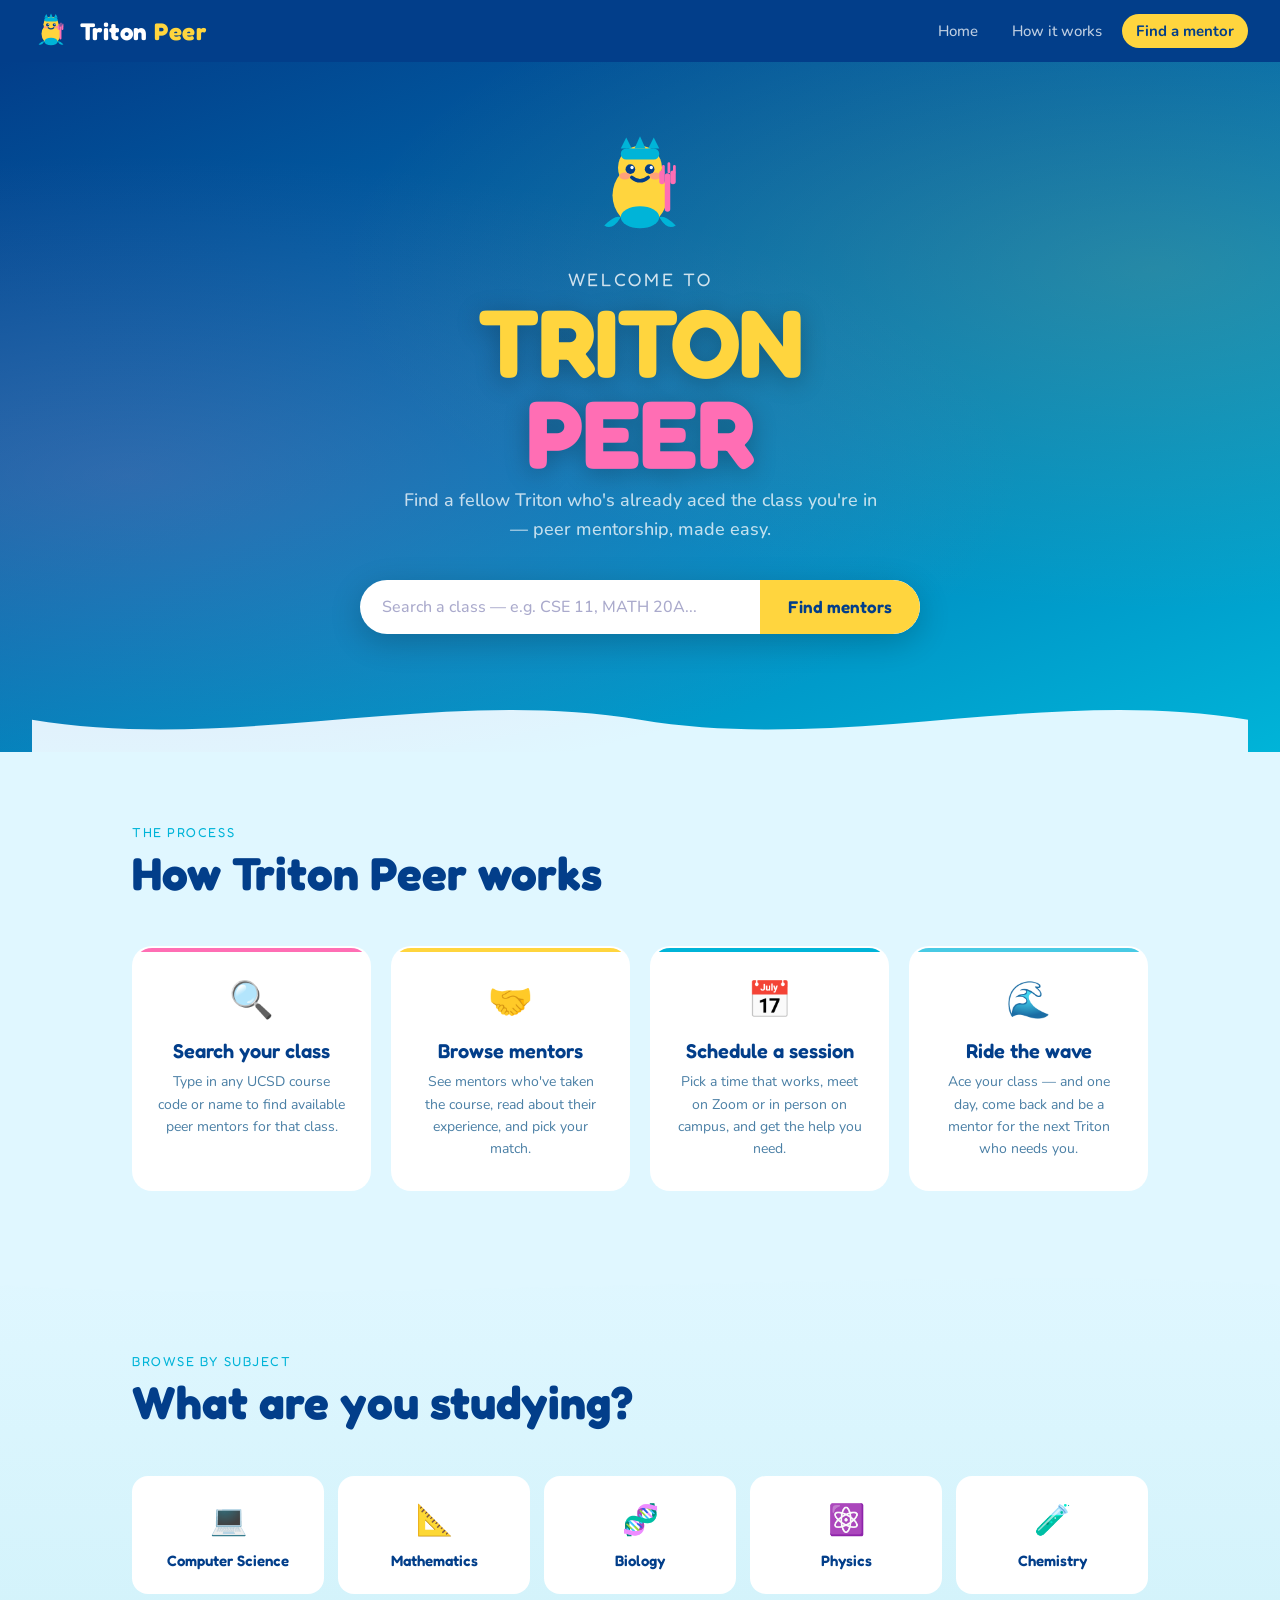
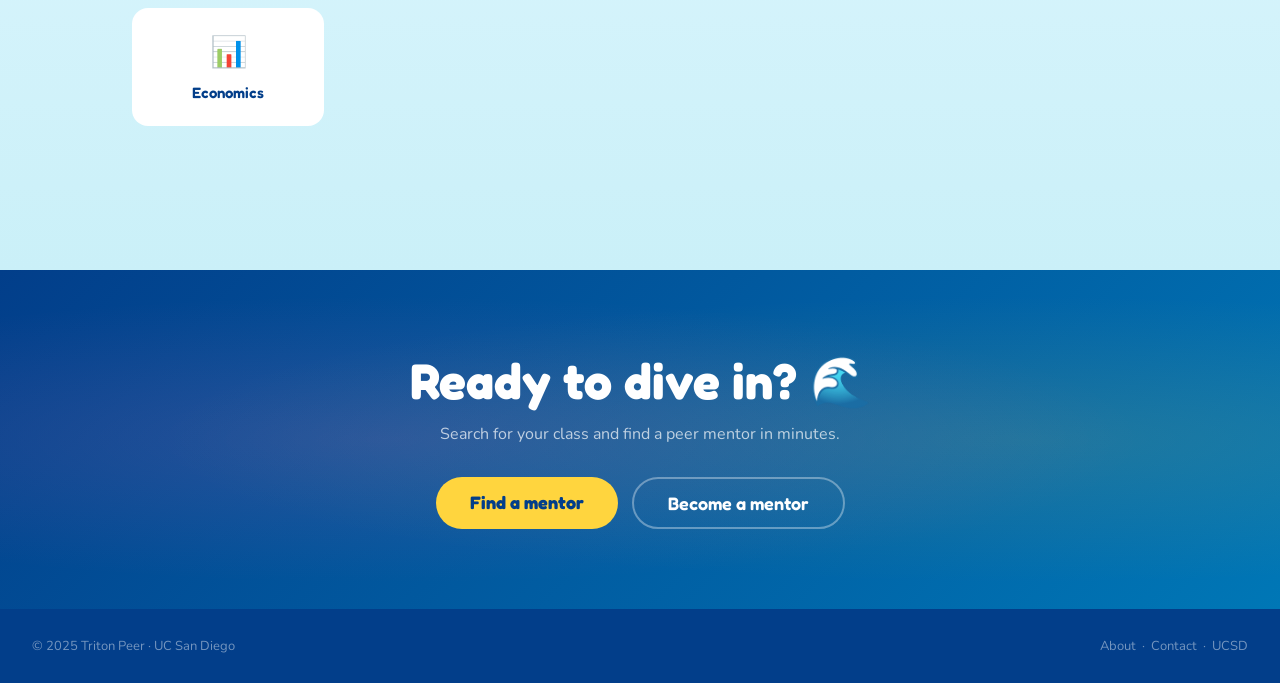
<file: index.html>
<!DOCTYPE html>
<html lang="en">
<head>
<meta charset="UTF-8">
<meta name="viewport" content="width=device-width, initial-scale=1.0">
<title>Triton Peer</title>
<link href="https://fonts.googleapis.com/css2?family=Fredoka:wght@400;500;600;700&family=Nunito:wght@400;500;600;700&display=swap" rel="stylesheet">
<style>
*, *::before, *::after { box-sizing: border-box; margin: 0; padding: 0; }

:root {
  --pink:   #FF6EB4;
  --yellow: #FFD53E;
  --ocean:  #00B4D8;
  --deep:   #0077B6;
  --deeper: #023E8A;
  --teal:   #48CAE4;
  --foam:   #E0F7FF;
  --white:  #FFFFFF;
  --ink:    #0A2540;
  --muted:  #4A7FA5;
}

html { scroll-behavior: smooth; }

body {
  font-family: 'Nunito', sans-serif;
  background: var(--foam);
  color: var(--ink);
  overflow-x: hidden;
}

/* ── PAGES ── */
.page { display: none; }
.page.active { display: block; }

/* ── NAV ── */
nav {
  position: sticky; top: 0; z-index: 200;
  background: var(--deeper);
  padding: 0 2rem;
  display: flex; align-items: center; justify-content: space-between;
  height: 62px;
}

.nav-logo {
  display: flex; align-items: center; gap: 10px;
  text-decoration: none;
  cursor: pointer;
}
.nav-logo-text {
  font-family: 'Fredoka', sans-serif;
  font-size: 24px; font-weight: 700;
  color: var(--white);
  letter-spacing: 0.02em;
}
.nav-logo-text span { color: var(--yellow); }

.nav-links { display: flex; align-items: center; gap: 6px; }
.nav-links a {
  color: rgba(255,255,255,0.75); text-decoration: none;
  font-size: 15px; font-weight: 500;
  padding: 7px 14px; border-radius: 20px;
  transition: background 0.2s, color 0.2s;
}
.nav-links a:hover { color: var(--white); background: rgba(255,255,255,0.1); }
.nav-btn {
  background: var(--yellow) !important;
  color: var(--deeper) !important;
  font-weight: 700 !important;
  border-radius: 20px !important;
}
.nav-btn:hover { background: #ffe066 !important; }

/* ── WAVES ── */
.wave-divider { display: block; width: 100%; margin-bottom: -2px; }

/* ── HERO ── */
.hero {
  background: linear-gradient(160deg, var(--deeper) 0%, var(--deep) 50%, var(--ocean) 100%);
  padding: 70px 2rem 0;
  text-align: center;
  position: relative;
  overflow: hidden;
}

.hero::before {
  content: '';
  position: absolute; inset: 0;
  background:
    radial-gradient(ellipse at 10% 60%, rgba(255,110,180,0.18) 0%, transparent 55%),
    radial-gradient(ellipse at 90% 30%, rgba(255,213,62,0.15) 0%, transparent 50%);
}

/* Floating bubbles */
.bubbles { position: absolute; inset: 0; pointer-events: none; overflow: hidden; }
.bubble {
  position: absolute; border-radius: 50%;
  background: rgba(255,255,255,0.08);
  animation: rise linear infinite;
}
@keyframes rise {
  0%   { transform: translateY(100%) scale(0.8); opacity: 0; }
  10%  { opacity: 1; }
  90%  { opacity: 0.6; }
  100% { transform: translateY(-120%) scale(1.1); opacity: 0; }
}

.hero-inner { position: relative; max-width: 780px; margin: 0 auto; }

/* Mascot */
.mascot-wrap {
  margin-bottom: 20px;
  animation: float 3s ease-in-out infinite;
}
@keyframes float {
  0%,100% { transform: translateY(0); }
  50%      { transform: translateY(-10px); }
}

/* Hero text — bold italic heavy like the UCSD banner */
.hero-welcome {
  font-family: 'Fredoka', sans-serif;
  font-size: clamp(14px, 2.5vw, 18px);
  color: rgba(255,255,255,0.8);
  letter-spacing: 0.15em;
  text-transform: uppercase;
  margin-bottom: 6px;
}
.hero-title {
  font-family: 'Fredoka', sans-serif;
  font-size: clamp(52px, 10vw, 96px);
  font-weight: 700;
  color: var(--white);
  line-height: 0.95;
  letter-spacing: -0.01em;
  margin-bottom: 8px;
  text-shadow: 0 4px 24px rgba(0,0,0,0.25);
}
.hero-title .accent { color: var(--yellow); }
.hero-title .accent2 { color: var(--pink); }

.hero-sub {
  font-size: clamp(15px, 2vw, 18px);
  color: rgba(255,255,255,0.75);
  max-width: 480px; margin: 0 auto 36px;
  font-weight: 500;
  line-height: 1.6;
}

/* ── SEARCH BOX (hero) ── */
.hero-search {
  display: flex; gap: 0;
  max-width: 560px; margin: 0 auto 52px;
  background: var(--white);
  border-radius: 50px;
  overflow: hidden;
  box-shadow: 0 8px 32px rgba(0,0,0,0.2);
}
.hero-search input {
  flex: 1; border: none; outline: none;
  padding: 16px 22px;
  font-family: 'Nunito', sans-serif;
  font-size: 16px; font-weight: 500;
  color: var(--ink);
  background: transparent;
}
.hero-search input::placeholder { color: #aac; }
.hero-search button {
  background: var(--yellow);
  border: none; cursor: pointer;
  padding: 14px 28px;
  font-family: 'Fredoka', sans-serif;
  font-size: 17px; font-weight: 600;
  color: var(--deeper);
  border-radius: 0 50px 50px 0;
  transition: background 0.2s, transform 0.15s;
  white-space: nowrap;
}
.hero-search button:hover { background: #ffe066; transform: scale(1.02); }

/* ── HOW IT WORKS ── */
.section { padding: 72px 2rem; max-width: 1080px; margin: 0 auto; }
.section-label {
  font-family: 'Fredoka', sans-serif;
  font-size: 13px; letter-spacing: 0.12em;
  text-transform: uppercase; color: var(--ocean);
  margin-bottom: 8px;
}
.section-title {
  font-family: 'Fredoka', sans-serif;
  font-size: clamp(30px, 4vw, 46px);
  font-weight: 700; color: var(--deeper);
  margin-bottom: 48px; line-height: 1.1;
}

.steps {
  display: grid;
  grid-template-columns: repeat(auto-fit, minmax(210px, 1fr));
  gap: 20px;
}
.step {
  background: var(--white);
  border-radius: 20px;
  padding: 28px 24px;
  text-align: center;
  border: 2px solid transparent;
  transition: border-color 0.2s, transform 0.2s;
  position: relative; overflow: hidden;
}
.step::before {
  content: '';
  position: absolute; top: 0; left: 0; right: 0; height: 4px;
}
.step:nth-child(1)::before { background: var(--pink); }
.step:nth-child(2)::before { background: var(--yellow); }
.step:nth-child(3)::before { background: var(--ocean); }
.step:nth-child(4)::before { background: var(--teal); }
.step:hover { border-color: var(--teal); transform: translateY(-4px); }
.step-icon { font-size: 36px; margin-bottom: 14px; }
.step h3 {
  font-family: 'Fredoka', sans-serif;
  font-size: 20px; font-weight: 600;
  color: var(--deeper); margin-bottom: 8px;
}
.step p { font-size: 14px; color: var(--muted); line-height: 1.6; }

/* ── CATEGORIES ── */
.ocean-bg {
  background: linear-gradient(180deg, var(--foam) 0%, #caf0f8 100%);
  padding: 0 0 72px;
}
.cat-grid {
  display: grid;
  grid-template-columns: repeat(auto-fill, minmax(160px, 1fr));
  gap: 14px;
}
.cat-card {
  background: var(--white);
  border-radius: 16px;
  padding: 22px 16px;
  text-align: center;
  cursor: pointer;
  border: 2px solid transparent;
  transition: all 0.2s;
}
.cat-card:hover { border-color: var(--ocean); transform: translateY(-3px); }
.cat-icon { font-size: 30px; margin-bottom: 10px; }
.cat-name {
  font-family: 'Fredoka', sans-serif;
  font-size: 15px; font-weight: 600;
  color: var(--deeper);
}

/* ── CTA BAND ── */
.cta-band {
  background: linear-gradient(135deg, var(--deeper) 0%, var(--deep) 100%);
  padding: 80px 2rem;
  text-align: center;
  position: relative; overflow: hidden;
}
.cta-band::before {
  content: '';
  position: absolute; inset: 0;
  background: radial-gradient(ellipse at 30% 50%, rgba(255,110,180,0.15) 0%, transparent 60%),
              radial-gradient(ellipse at 80% 50%, rgba(255,213,62,0.12) 0%, transparent 60%);
}
.cta-band h2 {
  font-family: 'Fredoka', sans-serif;
  font-size: clamp(28px, 5vw, 50px);
  font-weight: 700; color: var(--white);
  margin-bottom: 12px; position: relative;
}
.cta-band p { color: rgba(255,255,255,0.7); font-size: 16px; margin-bottom: 32px; position: relative; }
.cta-btns { display: flex; gap: 14px; justify-content: center; flex-wrap: wrap; position: relative; }
.btn-yellow {
  background: var(--yellow); color: var(--deeper);
  font-family: 'Fredoka', sans-serif; font-size: 18px; font-weight: 700;
  padding: 14px 34px; border-radius: 50px; border: none; cursor: pointer;
  transition: background 0.2s, transform 0.15s; text-decoration: none; display: inline-block;
}
.btn-yellow:hover { background: #ffe066; transform: translateY(-2px); }
.btn-ghost {
  background: transparent; color: var(--white);
  font-family: 'Fredoka', sans-serif; font-size: 18px; font-weight: 600;
  padding: 13px 34px; border-radius: 50px;
  border: 2px solid rgba(255,255,255,0.35); cursor: pointer;
  transition: all 0.2s; text-decoration: none; display: inline-block;
}
.btn-ghost:hover { border-color: var(--white); background: rgba(255,255,255,0.08); }

footer {
  background: var(--deeper);
  padding: 28px 2rem;
  display: flex; align-items: center; justify-content: space-between; flex-wrap: wrap; gap: 10px;
  color: rgba(255,255,255,0.45); font-size: 13px;
}
footer a { color: rgba(255,255,255,0.45); text-decoration: none; }
footer a:hover { color: rgba(255,255,255,0.8); }

/* ══════════════════ SEARCH PAGE ══════════════════ */
.search-hero {
  background: linear-gradient(160deg, var(--deeper) 0%, var(--deep) 100%);
  padding: 48px 2rem 56px;
  text-align: center;
  position: relative; overflow: hidden;
}
.search-hero::before {
  content: '';
  position: absolute; inset: 0;
  background: radial-gradient(ellipse at 80% 50%, rgba(255,213,62,0.12) 0%, transparent 60%);
}
.search-hero h1 {
  font-family: 'Fredoka', sans-serif;
  font-size: clamp(32px, 5vw, 54px);
  font-weight: 700; color: var(--white);
  margin-bottom: 8px; position: relative;
}
.search-hero p {
  color: rgba(255,255,255,0.7); font-size: 16px;
  margin-bottom: 28px; position: relative;
}

.search-bar-lg {
  display: flex; gap: 0; max-width: 640px;
  margin: 0 auto; background: var(--white);
  border-radius: 50px; overflow: hidden;
  box-shadow: 0 8px 32px rgba(0,0,0,0.2);
  position: relative;
}
.search-bar-lg input {
  flex: 1; border: none; outline: none;
  padding: 16px 22px;
  font-family: 'Nunito', sans-serif;
  font-size: 16px; font-weight: 500; color: var(--ink);
}
.search-bar-lg input::placeholder { color: #aac; }
.search-bar-lg button {
  background: var(--yellow); border: none; cursor: pointer;
  padding: 14px 28px;
  font-family: 'Fredoka', sans-serif;
  font-size: 17px; font-weight: 700; color: var(--deeper);
  border-radius: 0 50px 50px 0;
  transition: background 0.2s;
}
.search-bar-lg button:hover { background: #ffe066; }

.search-filters {
  display: flex; gap: 8px; justify-content: center; flex-wrap: wrap; margin-top: 18px;
  position: relative;
}
.filter-chip {
  background: rgba(255,255,255,0.15); color: var(--white);
  font-size: 13px; font-weight: 500; font-family: 'Nunito', sans-serif;
  padding: 6px 16px; border-radius: 20px;
  cursor: pointer; border: 1.5px solid rgba(255,255,255,0.2);
  transition: all 0.15s;
}
.filter-chip:hover, .filter-chip.active { background: var(--yellow); color: var(--deeper); border-color: var(--yellow); }

.results-area { max-width: 1080px; margin: 0 auto; padding: 40px 2rem 64px; }
.results-header {
  display: flex; align-items: center; justify-content: space-between;
  margin-bottom: 24px; flex-wrap: wrap; gap: 12px;
}
.results-title {
  font-family: 'Fredoka', sans-serif;
  font-size: 22px; font-weight: 600; color: var(--deeper);
}
.results-count { font-size: 14px; color: var(--muted); }

.class-grid {
  display: grid;
  grid-template-columns: repeat(auto-fill, minmax(300px, 1fr));
  gap: 18px;
}

.class-card {
  background: var(--white);
  border-radius: 18px;
  padding: 22px;
  border: 2px solid transparent;
  transition: border-color 0.2s, transform 0.2s;
  cursor: pointer;
}
.class-card:hover { border-color: var(--ocean); transform: translateY(-3px); }
.class-tag {
  display: inline-block;
  font-size: 11px; font-weight: 700; font-family: 'Fredoka', sans-serif;
  letter-spacing: 0.06em; text-transform: uppercase;
  padding: 3px 12px; border-radius: 20px;
  margin-bottom: 12px;
}
.tag-cse   { background: #E6F1FB; color: #185FA5; }
.tag-math  { background: #E1F5EE; color: #0F6E56; }
.tag-bio   { background: #FBEAF0; color: #993556; }
.tag-phys  { background: #FAEEDA; color: #854F0B; }
.tag-econ  { background: #EEEDFE; color: #534AB7; }
.tag-chem  { background: #E1F5EE; color: #085041; }

.class-code {
  font-family: 'Fredoka', sans-serif;
  font-size: 22px; font-weight: 700; color: var(--deeper);
  margin-bottom: 3px;
}
.class-name { font-size: 14px; color: var(--muted); margin-bottom: 14px; font-weight: 500; }
.class-mentors {
  display: flex; align-items: center; gap: 10px;
}
.mentor-avatars { display: flex; }
.mentor-av {
  width: 28px; height: 28px; border-radius: 50%;
  border: 2px solid var(--white);
  display: flex; align-items: center; justify-content: center;
  font-size: 10px; font-weight: 700; margin-left: -8px;
}
.mentor-av:first-child { margin-left: 0; }
.class-mentor-text { font-size: 13px; color: var(--muted); }
.class-btn {
  margin-top: 14px; width: 100%;
  background: var(--foam); color: var(--deep);
  font-family: 'Fredoka', sans-serif; font-size: 15px; font-weight: 600;
  padding: 10px; border-radius: 50px; border: 2px solid var(--teal);
  cursor: pointer; transition: all 0.15s;
}
.class-btn:hover { background: var(--ocean); color: var(--white); border-color: var(--ocean); }

.empty-state {
  text-align: center; padding: 64px 0;
  display: none;
}
.empty-state.show { display: block; }
.empty-icon { font-size: 52px; margin-bottom: 16px; }
.empty-state h3 {
  font-family: 'Fredoka', sans-serif;
  font-size: 24px; color: var(--deeper); margin-bottom: 8px;
}
.empty-state p { color: var(--muted); font-size: 15px; }

/* ── ANIMATIONS ── */
@keyframes fadeUp {
  from { opacity: 0; transform: translateY(20px); }
  to   { opacity: 1; transform: translateY(0); }
}
.hero-inner > * { animation: fadeUp 0.6s ease both; }
.hero-inner > *:nth-child(1) { animation-delay: 0.05s; }
.hero-inner > *:nth-child(2) { animation-delay: 0.12s; }
.hero-inner > *:nth-child(3) { animation-delay: 0.2s; }
.hero-inner > *:nth-child(4) { animation-delay: 0.28s; }
.hero-inner > *:nth-child(5) { animation-delay: 0.36s; }
</style>
</head>
<body>

<!-- NAV -->
<nav>
  <div class="nav-logo" onclick="showPage('home')">
    <!-- inline cute triton SVG, no border -->
    <svg width="38" height="38" viewBox="0 0 80 80" fill="none" xmlns="http://www.w3.org/2000/svg">
      <!-- body -->
      <ellipse cx="40" cy="46" rx="20" ry="22" fill="#FFD53E"/>
      <!-- head -->
      <circle cx="40" cy="26" r="16" fill="#FFD53E"/>
      <!-- crown base -->
      <rect x="26" y="12" width="28" height="8" rx="4" fill="#00B4D8"/>
      <!-- crown spikes -->
      <polygon points="26,12 30,4 34,12" fill="#00B4D8"/>
      <polygon points="36,12 40,3 44,12" fill="#00B4D8"/>
      <polygon points="46,12 50,4 54,12" fill="#00B4D8"/>
      <!-- eyes -->
      <circle cx="33" cy="27" r="3.5" fill="#023E8A"/>
      <circle cx="47" cy="27" r="3.5" fill="#023E8A"/>
      <circle cx="34.2" cy="25.8" r="1.2" fill="white"/>
      <circle cx="48.2" cy="25.8" r="1.2" fill="white"/>
      <!-- smile -->
      <path d="M34 33 Q40 38 46 33" stroke="#023E8A" stroke-width="2.5" stroke-linecap="round" fill="none"/>
      <!-- cheeks -->
      <ellipse cx="29" cy="32" rx="4" ry="2.5" fill="#FF6EB4" opacity="0.5"/>
      <ellipse cx="51" cy="32" rx="4" ry="2.5" fill="#FF6EB4" opacity="0.5"/>
      <!-- tail fin -->
      <path d="M26 62 Q20 72 14 68 Q22 60 26 62Z" fill="#00B4D8"/>
      <path d="M54 62 Q60 72 66 68 Q58 60 54 62Z" fill="#00B4D8"/>
      <ellipse cx="40" cy="62" rx="14" ry="8" fill="#00B4D8"/>
      <!-- trident -->
      <rect x="58" y="30" width="4" height="28" rx="2" fill="#FF6EB4"/>
      <rect x="54" y="28" width="4" height="10" rx="2" fill="#FF6EB4"/>
      <rect x="62" y="28" width="4" height="10" rx="2" fill="#FF6EB4"/>
      <rect x="56" y="24" width="2" height="6" rx="1" fill="#FF6EB4"/>
      <rect x="64" y="24" width="2" height="6" rx="1" fill="#FF6EB4"/>
      <rect x="60" y="22" width="2" height="8" rx="1" fill="#FF6EB4"/>
    </svg>
    <span class="nav-logo-text">Triton <span>Peer</span></span>
  </div>
  <div class="nav-links">
    <a href="#" onclick="showPage('home')">Home</a>
    <a href="#how">How it works</a>
    <a href="#" class="nav-btn" onclick="showPage('search'); return false;">Find a mentor</a>
  </div>
</nav>

<!-- ═══════════════ HOME PAGE ═══════════════ -->
<div id="home" class="page active">

  <section class="hero">
    <div class="bubbles" id="bubbles"></div>
    <div class="hero-inner">
      <div class="mascot-wrap">
        <svg width="110" height="110" viewBox="0 0 80 80" fill="none" xmlns="http://www.w3.org/2000/svg">
          <ellipse cx="40" cy="46" rx="20" ry="22" fill="#FFD53E"/>
          <circle cx="40" cy="26" r="16" fill="#FFD53E"/>
          <rect x="26" y="12" width="28" height="8" rx="4" fill="#00B4D8"/>
          <polygon points="26,12 30,4 34,12" fill="#00B4D8"/>
          <polygon points="36,12 40,3 44,12" fill="#00B4D8"/>
          <polygon points="46,12 50,4 54,12" fill="#00B4D8"/>
          <circle cx="33" cy="27" r="3.5" fill="#023E8A"/>
          <circle cx="47" cy="27" r="3.5" fill="#023E8A"/>
          <circle cx="34.2" cy="25.8" r="1.2" fill="white"/>
          <circle cx="48.2" cy="25.8" r="1.2" fill="white"/>
          <path d="M34 33 Q40 38 46 33" stroke="#023E8A" stroke-width="2.5" stroke-linecap="round" fill="none"/>
          <ellipse cx="29" cy="32" rx="4" ry="2.5" fill="#FF6EB4" opacity="0.5"/>
          <ellipse cx="51" cy="32" rx="4" ry="2.5" fill="#FF6EB4" opacity="0.5"/>
          <path d="M26 62 Q20 72 14 68 Q22 60 26 62Z" fill="#00B4D8"/>
          <path d="M54 62 Q60 72 66 68 Q58 60 54 62Z" fill="#00B4D8"/>
          <ellipse cx="40" cy="62" rx="14" ry="8" fill="#00B4D8"/>
          <rect x="58" y="30" width="4" height="28" rx="2" fill="#FF6EB4"/>
          <rect x="54" y="28" width="4" height="10" rx="2" fill="#FF6EB4"/>
          <rect x="62" y="28" width="4" height="10" rx="2" fill="#FF6EB4"/>
          <rect x="56" y="24" width="2" height="6" rx="1" fill="#FF6EB4"/>
          <rect x="64" y="24" width="2" height="6" rx="1" fill="#FF6EB4"/>
          <rect x="60" y="22" width="2" height="8" rx="1" fill="#FF6EB4"/>
        </svg>
      </div>
      <p class="hero-welcome">Welcome to</p>
      <h1 class="hero-title"><span class="accent">TRITON</span><br><span class="accent2">PEER</span></h1>
      <p class="hero-sub">Find a fellow Triton who's already aced the class you're in — peer mentorship, made easy.</p>
      <div class="hero-search">
        <input type="text" placeholder="Search a class — e.g. CSE 11, MATH 20A..." id="hero-input" oninput="liveSearch(this.value)"/>
        <button onclick="goSearch()">Find mentors</button>
      </div>
    </div>
    <!-- wave -->
    <svg class="wave-divider" viewBox="0 0 1440 80" preserveAspectRatio="none" xmlns="http://www.w3.org/2000/svg">
      <path d="M0,40 C240,80 480,0 720,40 C960,80 1200,0 1440,40 L1440,80 L0,80 Z" fill="#E0F7FF"/>
    </svg>
  </section>

  <!-- HOW IT WORKS -->
  <div style="background: var(--foam);">
    <section id="how" class="section">
      <p class="section-label">The process</p>
      <h2 class="section-title">How Triton Peer works</h2>
      <div class="steps">
        <div class="step">
          <div class="step-icon">🔍</div>
          <h3>Search your class</h3>
          <p>Type in any UCSD course code or name to find available peer mentors for that class.</p>
        </div>
        <div class="step">
          <div class="step-icon">🤝</div>
          <h3>Browse mentors</h3>
          <p>See mentors who've taken the course, read about their experience, and pick your match.</p>
        </div>
        <div class="step">
          <div class="step-icon">📅</div>
          <h3>Schedule a session</h3>
          <p>Pick a time that works, meet on Zoom or in person on campus, and get the help you need.</p>
        </div>
        <div class="step">
          <div class="step-icon">🌊</div>
          <h3>Ride the wave</h3>
          <p>Ace your class — and one day, come back and be a mentor for the next Triton who needs you.</p>
        </div>
      </div>
    </section>
  </div>

  <!-- BROWSE BY SUBJECT -->
  <div class="ocean-bg">
    <svg viewBox="0 0 1440 50" preserveAspectRatio="none" xmlns="http://www.w3.org/2000/svg" style="display:block;width:100%;margin-bottom:-2px;">
      <path d="M0,25 C360,50 1080,0 1440,25 L1440,0 L0,0 Z" fill="var(--foam)"/>
    </svg>
    <section class="section" style="padding-top: 48px;">
      <p class="section-label">Browse by subject</p>
      <h2 class="section-title">What are you studying?</h2>
      <div class="cat-grid">
        <div class="cat-card" onclick="filterSearch('CSE')">
          <div class="cat-icon">💻</div>
          <div class="cat-name">Computer Science</div>
        </div>
        <div class="cat-card" onclick="filterSearch('MATH')">
          <div class="cat-icon">📐</div>
          <div class="cat-name">Mathematics</div>
        </div>
        <div class="cat-card" onclick="filterSearch('BIOL')">
          <div class="cat-icon">🧬</div>
          <div class="cat-name">Biology</div>
        </div>
        <div class="cat-card" onclick="filterSearch('PHYS')">
          <div class="cat-icon">⚛️</div>
          <div class="cat-name">Physics</div>
        </div>
        <div class="cat-card" onclick="filterSearch('CHEM')">
          <div class="cat-icon">🧪</div>
          <div class="cat-name">Chemistry</div>
        </div>
        <div class="cat-card" onclick="filterSearch('ECON')">
          <div class="cat-icon">📊</div>
          <div class="cat-name">Economics</div>
        </div>
      </div>
    </section>
  </div>

  <!-- CTA -->
  <div class="cta-band">
    <h2>Ready to dive in? 🌊</h2>
    <p>Search for your class and find a peer mentor in minutes.</p>
    <div class="cta-btns">
      <a href="#" class="btn-yellow" onclick="showPage('search'); return false;">Find a mentor</a>
      <a href="#" class="btn-ghost" onclick="showPage('search'); return false;">Become a mentor</a>
    </div>
  </div>

  <footer>
    <span>© 2025 Triton Peer · UC San Diego</span>
    <span><a href="#">About</a> &nbsp;·&nbsp; <a href="#">Contact</a> &nbsp;·&nbsp; <a href="#">UCSD</a></span>
  </footer>
</div>

<!-- ═══════════════ SEARCH PAGE ═══════════════ -->
<div id="search" class="page">
  <div class="search-hero">
    <h1>Find your class mentor 🔍</h1>
    <p>Search any UCSD course — we'll match you with a peer who's been there.</p>
    <div class="search-bar-lg">
      <input type="text" id="search-input" placeholder="e.g. CSE 11, MATH 20A, BIOL 101..." oninput="runSearch(this.value)"/>
      <button onclick="runSearch(document.getElementById('search-input').value)">Search</button>
    </div>
    <div class="search-filters">
      <span class="filter-chip active" onclick="setFilter(this,'ALL')">All subjects</span>
      <span class="filter-chip" onclick="setFilter(this,'CSE')">CSE</span>
      <span class="filter-chip" onclick="setFilter(this,'MATH')">Math</span>
      <span class="filter-chip" onclick="setFilter(this,'BIOL')">Biology</span>
      <span class="filter-chip" onclick="setFilter(this,'PHYS')">Physics</span>
      <span class="filter-chip" onclick="setFilter(this,'CHEM')">Chemistry</span>
      <span class="filter-chip" onclick="setFilter(this,'ECON')">Economics</span>
    </div>
  </div>

  <div class="results-area">
    <div class="results-header">
      <span class="results-title" id="results-title">All courses</span>
      <span class="results-count" id="results-count"></span>
    </div>
    <div class="class-grid" id="class-grid"></div>
    <div class="empty-state" id="empty-state">
      <div class="empty-icon">🐠</div>
      <h3>No classes found</h3>
      <p>Try a different course code or name — like "CSE 12" or "Calculus"</p>
    </div>
  </div>

  <footer>
    <span>© 2025 Triton Peer · UC San Diego</span>
    <span><a href="#">About</a> &nbsp;·&nbsp; <a href="#">Contact</a></span>
  </footer>
</div>

<script>
const CLASSES = [
  { code:'CSE 11', name:'Introduction to Programming & Computational Problem Solving', dept:'CSE', mentors:[{i:'JL',bg:'#E6F1FB',c:'#185FA5'},{i:'MR',bg:'#E1F5EE',c:'#0F6E56'},{i:'AP',bg:'#FBEAF0',c:'#993556'}], n:3 },
  { code:'CSE 12', name:'Basic Data Structures & Object-Oriented Design', dept:'CSE', mentors:[{i:'KW',bg:'#EEEDFE',c:'#534AB7'},{i:'DL',bg:'#E6F1FB',c:'#185FA5'}], n:2 },
  { code:'CSE 100', name:'Advanced Data Structures', dept:'CSE', mentors:[{i:'TN',bg:'#FAEEDA',c:'#854F0B'},{i:'SR',bg:'#FBEAF0',c:'#993556'},{i:'JC',bg:'#E1F5EE',c:'#0F6E56'}], n:4 },
  { code:'CSE 101', name:'Design & Analysis of Algorithms', dept:'CSE', mentors:[{i:'BH',bg:'#E6F1FB',c:'#185FA5'}], n:1 },
  { code:'CSE 110', name:'Software Engineering', dept:'CSE', mentors:[{i:'LM',bg:'#EEEDFE',c:'#534AB7'},{i:'OC',bg:'#E1F5EE',c:'#085041'}], n:2 },
  { code:'MATH 20A', name:'Calculus for Science and Engineering I', dept:'MATH', mentors:[{i:'YP',bg:'#E1F5EE',c:'#0F6E56'},{i:'AK',bg:'#FAEEDA',c:'#854F0B'},{i:'NB',bg:'#E6F1FB',c:'#185FA5'}], n:5 },
  { code:'MATH 20B', name:'Calculus for Science and Engineering II', dept:'MATH', mentors:[{i:'YP',bg:'#E1F5EE',c:'#0F6E56'},{i:'CG',bg:'#EEEDFE',c:'#534AB7'}], n:2 },
  { code:'MATH 20C', name:'Calculus and Analytic Geometry for Science & Engineering', dept:'MATH', mentors:[{i:'RW',bg:'#FBEAF0',c:'#993556'},{i:'AK',bg:'#FAEEDA',c:'#854F0B'}], n:3 },
  { code:'MATH 18', name:'Linear Algebra', dept:'MATH', mentors:[{i:'NB',bg:'#E6F1FB',c:'#185FA5'},{i:'EJ',bg:'#E1F5EE',c:'#085041'},{i:'SM',bg:'#FAEEDA',c:'#854F0B'}], n:4 },
  { code:'BIOL 101', name:'Cell Biology', dept:'BIOL', mentors:[{i:'HK',bg:'#FBEAF0',c:'#993556'},{i:'TL',bg:'#E1F5EE',c:'#0F6E56'}], n:2 },
  { code:'BIOL 202', name:'Genetics', dept:'BIOL', mentors:[{i:'VN',bg:'#EEEDFE',c:'#534AB7'}], n:1 },
  { code:'PHYS 2A', name:'Physics — Mechanics', dept:'PHYS', mentors:[{i:'PR',bg:'#FAEEDA',c:'#854F0B'},{i:'GO',bg:'#E6F1FB',c:'#185FA5'}], n:2 },
  { code:'PHYS 2B', name:'Physics — Electricity & Magnetism', dept:'PHYS', mentors:[{i:'GO',bg:'#E6F1FB',c:'#185FA5'},{i:'IZ',bg:'#FBEAF0',c:'#993556'},{i:'MK',bg:'#E1F5EE',c:'#085041'}], n:3 },
  { code:'CHEM 6A', name:'General Chemistry I', dept:'CHEM', mentors:[{i:'FP',bg:'#E1F5EE',c:'#0F6E56'},{i:'CR',bg:'#FAEEDA',c:'#854F0B'}], n:2 },
  { code:'CHEM 6B', name:'General Chemistry II', dept:'CHEM', mentors:[{i:'WY',bg:'#EEEDFE',c:'#534AB7'}], n:1 },
  { code:'ECON 1', name:'Principles of Microeconomics', dept:'ECON', mentors:[{i:'DM',bg:'#E6F1FB',c:'#185FA5'},{i:'KA',bg:'#FBEAF0',c:'#993556'}], n:2 },
  { code:'ECON 2', name:'Principles of Macroeconomics', dept:'ECON', mentors:[{i:'BN',bg:'#FAEEDA',c:'#854F0B'},{i:'ST',bg:'#E1F5EE',c:'#0F6E56'},{i:'VL',bg:'#EEEDFE',c:'#534AB7'}], n:3 },
];

const tagClass = { CSE:'tag-cse', MATH:'tag-math', BIOL:'tag-bio', PHYS:'tag-phys', ECON:'tag-econ', CHEM:'tag-chem' };

let activeFilter = 'ALL';
let searchQuery = '';

function renderCards(list) {
  const grid = document.getElementById('class-grid');
  const empty = document.getElementById('empty-state');
  const count = document.getElementById('results-count');
  if (!list.length) {
    grid.innerHTML = '';
    empty.classList.add('show');
    count.textContent = '';
    return;
  }
  empty.classList.remove('show');
  count.textContent = list.length + ' course' + (list.length !== 1 ? 's' : '') + ' found';
  grid.innerHTML = list.map(c => {
    const avs = c.mentors.slice(0,3).map(m =>
      `<div class="mentor-av" style="background:${m.bg};color:${m.c};">${m.i}</div>`
    ).join('');
    const extra = c.n > 3 ? `<span style="font-size:12px;color:var(--muted);margin-left:4px;">+${c.n-3} more</span>` : '';
    return `<div class="class-card">
      <span class="class-tag ${tagClass[c.dept]||'tag-cse'}">${c.dept}</span>
      <div class="class-code">${c.code}</div>
      <div class="class-name">${c.name}</div>
      <div class="class-mentors">
        <div class="mentor-avatars">${avs}</div>
        <span class="class-mentor-text">${c.n} mentor${c.n!==1?'s':''} available</span>
        ${extra}
      </div>
      <button class="class-btn" onclick="alert('Mentor profiles for ${c.code} coming soon!')">View mentors</button>
    </div>`;
  }).join('');
}

function filtered() {
  return CLASSES.filter(c => {
    const matchesDept = activeFilter === 'ALL' || c.dept === activeFilter;
    const q = searchQuery.toLowerCase().trim();
    const matchesQ = !q || c.code.toLowerCase().includes(q) || c.name.toLowerCase().includes(q) || c.dept.toLowerCase().includes(q);
    return matchesDept && matchesQ;
  });
}

function runSearch(val) {
  searchQuery = val;
  const title = document.getElementById('results-title');
  title.textContent = val.trim() ? `Results for "${val.trim()}"` : (activeFilter === 'ALL' ? 'All courses' : activeFilter + ' courses');
  renderCards(filtered());
}

function setFilter(el, dept) {
  document.querySelectorAll('.filter-chip').forEach(c => c.classList.remove('active'));
  el.classList.add('active');
  activeFilter = dept;
  const title = document.getElementById('results-title');
  const q = document.getElementById('search-input').value.trim();
  title.textContent = q ? `Results for "${q}"` : (dept === 'ALL' ? 'All courses' : dept + ' courses');
  renderCards(filtered());
}

function showPage(id) {
  document.querySelectorAll('.page').forEach(p => p.classList.remove('active'));
  document.getElementById(id).classList.add('active');
  window.scrollTo(0, 0);
  if (id === 'search') {
    renderCards(filtered());
  }
}

function goSearch() {
  const val = document.getElementById('hero-input').value;
  searchQuery = val;
  document.getElementById('search-input').value = val;
  showPage('search');
  runSearch(val);
}

function liveSearch(val) {
  searchQuery = val;
}

function filterSearch(dept) {
  activeFilter = dept;
  showPage('search');
  document.querySelectorAll('.filter-chip').forEach(c => {
    c.classList.toggle('active', c.textContent.trim() === dept || (dept === 'ALL' && c.textContent.trim() === 'All subjects'));
  });
  renderCards(filtered());
}

// Bubbles
const bc = document.getElementById('bubbles');
if (bc) {
  for (let i = 0; i < 16; i++) {
    const b = document.createElement('div');
    b.className = 'bubble';
    const sz = 8 + Math.random() * 28;
    b.style.cssText = `width:${sz}px;height:${sz}px;left:${Math.random()*100}%;bottom:-${sz}px;animation-duration:${6+Math.random()*10}s;animation-delay:${Math.random()*8}s;`;
    bc.appendChild(b);
  }
}
</script>
</body>
</html>
</file>
